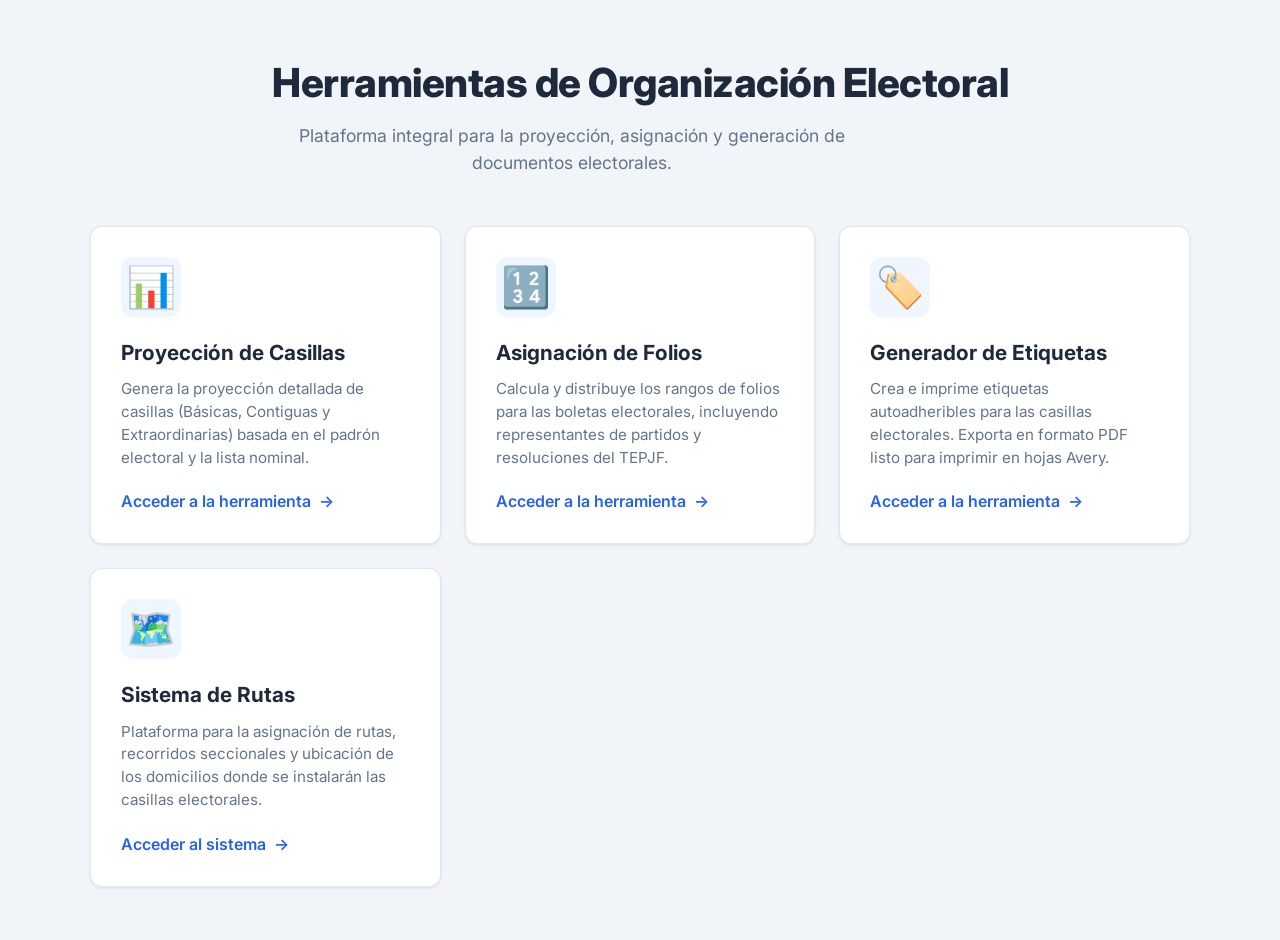
<file: index.html>
<!DOCTYPE html>
<html lang="es">
<head>
    <meta charset="UTF-8">
    <meta name="viewport" content="width=device-width, initial-scale=1.0">
    <title>Portal de Herramientas Electorales</title>
    <link rel="stylesheet" href="style.css">
    <style>
        /* Estilos específicos para la cabecera */
        .header-logo {
            display: flex;
            justify-content: center;
            margin-bottom: 20px;
            animation: float 6s ease-in-out infinite;
        }
        
        .header-logo svg {
            width: 130px;
            height: 130px;
            /* Sombra suave para darle volumen */
            filter: drop-shadow(0 12px 20px rgba(71, 85, 105, 0.25));
        }

        /* Animación sutil de flotación */
        @keyframes float {
            0% { transform: translateY(0px); }
            50% { transform: translateY(-8px); }
            100% { transform: translateY(0px); }
        }

        /* Forzar colores específicos en la cabecera */
        .portal-header h1 {
            color: #1e293b; /* Negro/Gris oscuro */
            -webkit-text-fill-color: #1e293b; 
            background: none; 
        }

        .portal-header p {
            color: #64748b; /* Gris medio */
        }
    </style>
</head>
<body>
    <div class="portal-wrapper">
        <header class="portal-header">
            
           <h1>Herramientas de Organización Electoral</h1>
            <p>Plataforma integral para la proyección, asignación y generación de documentos electorales.</p>
        </header>

        <div class="menu-grid">
            <!-- Tarjeta 1 -->
            <a href="proyeccion.html" class="menu-card">
                <div class="card-icon">📊</div>
                <h2>Proyección de Casillas</h2>
                <p>Genera la proyección detallada de casillas (Básicas, Contiguas y Extraordinarias) basada en el padrón electoral y la lista nominal.</p>
                <div class="card-action">Acceder a la herramienta</div>
            </a>

            <!-- Tarjeta 2 -->
            <a href="asignacion-folios.html" class="menu-card">
                <div class="card-icon">🔢</div>
                <h2>Asignación de Folios</h2>
                <p>Calcula y distribuye los rangos de folios para las boletas electorales, incluyendo representantes de partidos y resoluciones del TEPJF.</p>
                <div class="card-action">Acceder a la herramienta</div>
            </a>

            <!-- Tarjeta 3 -->
            <a href="etiquetas.html" class="menu-card">
                <div class="card-icon">🏷️</div>
                <h2>Generador de Etiquetas</h2>
                <p>Crea e imprime etiquetas autoadheribles para las casillas electorales. Exporta en formato PDF listo para imprimir en hojas Avery.</p>
                <div class="card-action">Acceder a la herramienta</div>
            </a>

            <!-- Tarjeta 4 -->
            <a href="https://rutas-casillas.vercel.app/login" class="menu-card" target="_blank" rel="noopener noreferrer">
                <div class="card-icon">🗺️</div>
                <h2>Sistema de Rutas</h2>
                <p>Plataforma para la asignación de rutas, recorridos seccionales y ubicación de los domicilios donde se instalarán las casillas electorales.</p>
                <div class="card-action">Acceder al sistema</div>
            </a>
        </div>
    </div>
</body>
</html>
</file>
<file: style.css>
@import url('https://fonts.googleapis.com/css2?family=Inter:wght@400;500;600;700;800&display=swap');

:root {
    --primary: #2563eb;
    --primary-hover: #1d4ed8;
    --primary-light: #eff6ff;
    --success: #10b981;
    --success-hover: #059669;
    --danger: #ef4444;
    --bg-body: #f1f5f9;
    --bg-card: #ffffff;
    --text-main: #1e293b;
    --text-muted: #64748b;
    --border: #e2e8f0;
    --radius: 12px;
    --shadow-sm: 0 1px 3px rgba(0,0,0,0.1);
    --shadow-md: 0 4px 6px -1px rgba(0,0,0,0.1), 0 2px 4px -1px rgba(0,0,0,0.06);
    --shadow-lg: 0 10px 15px -3px rgba(0,0,0,0.1), 0 4px 6px -2px rgba(0,0,0,0.05);
}

* {
    box-sizing: border-box;
    margin: 0;
    padding: 0;
}

body {
    font-family: 'Inter', sans-serif;
    background-color: var(--bg-body);
    color: var(--text-main);
    line-height: 1.5;
    padding: 20px;
    min-height: 100vh;
}

/* ─── CONTENEDORES ─── */
.container {
    max-width: 1000px;
    margin: 0 auto;
    background: var(--bg-card);
    padding: 40px;
    border-radius: var(--radius);
    box-shadow: var(--shadow-lg);
    animation: fadeIn 0.5s ease-out;
}

h1 {
    color: var(--text-main);
    text-align: center;
    font-size: 2rem;
    font-weight: 800;
    margin-bottom: 30px;
    letter-spacing: -0.5px;
}

h2 {
    color: var(--text-main);
    font-size: 1.5rem;
    border-bottom: 2px solid var(--border);
    padding-bottom: 10px;
    margin-top: 0;
    margin-bottom: 20px;
}

h3 {
    color: var(--text-main);
    font-size: 1.1rem;
    margin-bottom: 15px;
}

p.tool-description {
    text-align: center;
    color: var(--text-muted);
    margin: -15px 0 30px 0;
    font-size: 1rem;
}

/* ─── NAVEGACIÓN ─── */
.page-nav {
    margin-bottom: 20px;
}

.back-link {
    display: inline-flex;
    align-items: center;
    color: var(--primary);
    text-decoration: none;
    font-weight: 600;
    font-size: 0.95rem;
    transition: color 0.2s;
}

.back-link:hover {
    color: var(--primary-hover);
    text-decoration: underline;
}

/* ─── HOME PAGE (PORTAL) ─── */
.portal-wrapper {
    min-height: 100vh;
    display: flex;
    flex-direction: column;
    align-items: center;
    justify-content: center;
}

.portal-header {
    text-align: center;
    margin-bottom: 50px;
}

.portal-header h1 {
    font-size: 2.5rem;
    background: linear-gradient(135deg, var(--primary), #8b5cf6);
    -webkit-background-clip: text;
    -webkit-text-fill-color: transparent;
    margin-bottom: 10px;
}

.portal-header p {
    color: var(--text-muted);
    font-size: 1.1rem;
    max-width: 600px;
}

.menu-grid {
    display: grid;
    grid-template-columns: repeat(auto-fit, minmax(300px, 1fr));
    gap: 24px;
    width: 100%;
    max-width: 1100px;
}

.menu-card {
    background: var(--bg-card);
    border: 1px solid var(--border);
    border-radius: var(--radius);
    padding: 30px;
    text-decoration: none;
    color: inherit;
    display: flex;
    flex-direction: column;
    box-shadow: var(--shadow-sm);
    transition: all 0.3s cubic-bezier(0.4, 0, 0.2, 1);
    position: relative;
    overflow: hidden;
}

.menu-card::before {
    content: '';
    position: absolute;
    top: 0; left: 0; width: 100%; height: 4px;
    background: var(--primary);
    transform: scaleX(0);
    transform-origin: left;
    transition: transform 0.3s;
}

.menu-card:hover {
    transform: translateY(-5px);
    box-shadow: var(--shadow-lg);
    border-color: transparent;
}

.menu-card:hover::before {
    transform: scaleX(1);
}

.card-icon {
    font-size: 2.5rem;
    margin-bottom: 20px;
    background: var(--primary-light);
    width: 60px;
    height: 60px;
    display: flex;
    align-items: center;
    justify-content: center;
    border-radius: var(--radius);
    color: var(--primary);
}

.menu-card h2 {
    border: none;
    padding: 0;
    font-size: 1.3rem;
    margin-bottom: 10px;
}

.menu-card p {
    color: var(--text-muted);
    font-size: 0.95rem;
    flex-grow: 1;
    margin-bottom: 20px;
}

.card-action {
    font-weight: 600;
    color: var(--primary);
    display: flex;
    align-items: center;
}

.card-action::after {
    content: '→';
    margin-left: 8px;
    transition: transform 0.2s;
}

.menu-card:hover .card-action::after {
    transform: translateX(4px);
}

/* ─── INPUTS Y ARCHIVOS ─── */
.upload-section {
    display: flex;
    flex-direction: column;
    gap: 20px;
    margin-bottom: 30px;
}

.file-group label {
    display: block;
    margin-bottom: 8px;
    font-weight: 600;
    color: var(--text-main);
    font-size: 0.95rem;
}

.file-input-wrapper {
    position: relative;
    display: flex;
    align-items: center;
    width: 100%;
}

input[type="file"] {
    width: 100%;
    padding: 12px 40px 12px 16px;
    border: 2px dashed var(--border);
    border-radius: var(--radius);
    background: #f8fafc;
    font-size: 0.95rem;
    color: var(--text-muted);
    cursor: pointer;
    transition: all 0.2s;
    font-family: 'Inter', sans-serif;
    box-sizing: border-box;
}

input[type="file"]:hover {
    border-color: var(--primary);
    background: var(--primary-light);
}

input[type="file"]:focus {
    outline: none;
    border-color: var(--primary);
}

/* Palomita posicionada correctamente a la derecha del input */
.file-check {
    position: absolute;
    right: 16px;
    top: 50%;
    transform: translateY(-50%) scale(0.5);
    color: var(--success);
    font-size: 1.4rem;
    font-weight: bold;
    opacity: 0;
    transition: all 0.3s cubic-bezier(0.175, 0.885, 0.32, 1.275);
    pointer-events: none;
}

.file-check.visible {
    opacity: 1;
    transform: translateY(-50%) scale(1);
}

/* El mensaje del archivo integrado como una etiqueta/cajita debajo */
.file-name-display {
    display: none; /* Oculto por defecto */
    background: #ecfdf5; /* Fondo verde muy claro */
    border: 1px solid #a7f3d0;
    color: #065f46;
    padding: 8px 12px;
    border-radius: 6px;
    font-size: 0.85rem;
    margin-top: 8px;
    font-weight: 600;
    word-break: break-all; /* Para que nombres largos no rompan el diseño */
    animation: fadeIn 0.3s ease-out;
}

.file-name-display.visible {
    display: flex;
    align-items: center;
    gap: 8px;
}

/* ─── GUÍAS Y TABLAS DE EJEMPLO ─── */
.guide {
    background: #f8fafc;
    border: 1px solid var(--border);
    border-left: 4px solid var(--primary);
    border-radius: var(--radius);
    padding: 20px;
}

.guide h3 {
    font-size: 1rem;
    color: var(--primary);
    margin-bottom: 12px;
}

.col-table {
    display: grid;
    grid-template-columns: repeat(auto-fit, minmax(100px, 1fr));
    gap: 8px;
    font-size: 0.8rem;
}

.col-box {
    background: #ffffff;
    padding: 8px;
    text-align: center;
    border-radius: 6px;
    border: 1px solid var(--border);
    color: var(--text-muted);
}

.col-box.important {
    background: #fef3c7;
    border-color: #f59e0b;
    color: #92400e;
    font-weight: 600;
}

.col-box .label {
    display: block;
    font-size: 0.7rem;
    opacity: 0.8;
    margin-top: 2px;
}

/* ─── PARÁMETROS Y FORMULARIOS ─── */
.base-selection, .params-section, .especiales-selection {
    background: #f8fafc;
    border: 1px solid var(--border);
    border-radius: var(--radius);
    padding: 24px;
    margin: 24px 0;
}

.base-selection p, .params-section h3 {
    margin-bottom: 12px;
    font-weight: 600;
}

.radio-group {
    display: flex;
    gap: 24px;
    flex-wrap: wrap;
}

.radio-group label {
    display: flex;
    align-items: center;
    gap: 8px;
    cursor: pointer;
    font-size: 0.95rem;
}

input[type="radio"] {
    accent-color: var(--primary);
    width: 18px;
    height: 18px;
}

.params-help {
    color: var(--text-muted);
    font-size: 0.9rem;
    margin-bottom: 16px;
}

.params-grid {
    display: grid;
    grid-template-columns: repeat(auto-fit, minmax(200px, 1fr));
    gap: 16px;
}

.param-group label {
    display: block;
    font-weight: 500;
    font-size: 0.9rem;
    margin-bottom: 6px;
    color: var(--text-main);
}

.param-input {
    width: 100%;
    padding: 10px 14px;
    border: 1px solid var(--border);
    border-radius: 8px;
    font-size: 1rem;
    font-family: 'Inter', sans-serif;
    color: var(--text-main);
    transition: all 0.2s;
}

.param-input:focus {
    outline: none;
    border-color: var(--primary);
    box-shadow: 0 0 0 3px var(--primary-light);
}

.extras-preview {
    background: var(--primary-light);
    border: 1px solid #bfdbfe;
    color: var(--primary-hover);
    padding: 16px;
    border-radius: var(--radius);
    text-align: center;
    font-size: 1.05rem;
    font-weight: 500;
}

/* ─── BOTONES ─── */
.btn {
    display: inline-block;
    background: var(--primary);
    color: white;
    border: none;
    padding: 14px 28px;
    font-size: 1rem;
    font-weight: 600;
    border-radius: var(--radius);
    cursor: pointer;
    text-align: center;
    transition: all 0.2s;
    font-family: 'Inter', sans-serif;
}

.btn:hover {
    background: var(--primary-hover);
    transform: translateY(-2px);
    box-shadow: var(--shadow-md);
}

.btn.primary {
    display: block;
    width: 100%;
    max-width: 400px;
    margin: 30px auto;
    font-size: 1.1rem;
}

.btn.success {
    background: var(--success);
}

.btn.success:hover {
    background: var(--success-hover);
}

/* ─── RESULTADOS Y TABLAS ─── */
.results-section {
    margin-top: 40px;
    transition: all 0.5s ease-out;
}

.stats-card {
    background: var(--bg-card);
    border: 1px solid var(--border);
    border-radius: var(--radius);
    padding: 24px;
    box-shadow: var(--shadow-sm);
    margin-bottom: 24px;
    transition: all 0.3s;
}

.stats-card:hover {
    box-shadow: var(--shadow-md);
}

#global-stats-content ul {
    list-style: none;
    display: grid;
    grid-template-columns: repeat(auto-fit, minmax(200px, 1fr));
    gap: 16px;
}

#global-stats-content li {
    background: #f8fafc;
    padding: 12px 16px;
    border-radius: 8px;
    border: 1px solid var(--border);
    font-size: 0.95rem;
}

#global-stats-content strong {
    color: var(--text-muted);
    display: block;
    font-size: 0.85rem;
    font-weight: 500;
    margin-bottom: 4px;
}

.table-responsive {
    overflow-x: auto;
    border-radius: 8px;
    border: 1px solid var(--border);
}

table {
    width: 100%;
    border-collapse: collapse;
    font-size: 0.9rem;
    background: white;
}

th, td {
    padding: 14px 16px;
    text-align: left;
    border-bottom: 1px solid var(--border);
}

th {
    background: #f8fafc;
    font-weight: 600;
    color: var(--text-main);
    white-space: nowrap;
}

tr:hover td {
    background: #f8fafc;
}

tr.total {
    background: var(--primary-light);
    font-weight: 700;
    color: var(--primary-hover);
}

/* ─── ANIMACIONES Y SPINNER ─── */
@keyframes fadeIn {
    from { opacity: 0; transform: translateY(10px); }
    to { opacity: 1; transform: translateY(0); }
}

@keyframes spin {
    0% { transform: rotate(0deg); }
    100% { transform: rotate(360deg); }
}

.loading-overlay {
    position: fixed;
    top: 0; left: 0; width: 100%; height: 100%;
    background: rgba(255, 255, 255, 0.85);
    backdrop-filter: blur(4px);
    display: flex;
    align-items: center;
    justify-content: center;
    z-index: 1000;
}

.spinner-container {
    text-align: center;
    background: white;
    padding: 30px 40px;
    border-radius: var(--radius);
    box-shadow: var(--shadow-lg);
}

.spinner {
    width: 40px;
    height: 40px;
    border: 4px solid var(--border);
    border-top-color: var(--primary);
    border-radius: 50%;
    animation: spin 1s linear infinite;
    margin: 0 auto 15px auto;
}

.spinner-container span {
    font-weight: 600;
    color: var(--text-main);
}

/* ─── ETIQUETAS ─── */
#etiquetas-container {
    display: none;
    margin-top: 30px;
}
#etiquetas-container.visible {
    display: block;
}
.etiquetas-actions {
    display: flex;
    gap: 12px;
    justify-content: center;
    margin: 20px 0;
    flex-wrap: wrap;
}
table.hoja-etiquetas {
    width: 100%;
    border-collapse: separate;
    border-spacing: 8px 10px;
    page-break-after: always;
    margin-bottom: 20px;
    table-layout: fixed;
}
table.hoja-etiquetas td {
    vertical-align: top;
    width: 50%;
    padding: 0;
    height: 120px;
}
.etiqueta {
    border: none;
    padding: 6px 10px;
    background: #fff;
    font-family: Arial, Helvetica, sans-serif;
    box-sizing: border-box;
    height: 100%;
    display: flex;
    flex-direction: column;
    justify-content: space-evenly;
}
.etiqueta .linea {
    font-size: 0.9rem;
    line-height: 1.38;
    color: #000;
    font-weight: 700;
}
.etiqueta .linea strong {
    font-weight: 700;
    color: #000;
}

@media print {
    body * { visibility: hidden; }
    #etiquetas-container, #etiquetas-container * { visibility: visible; }
    #etiquetas-container {
        position: absolute;
        left: 0; top: 0; width: 100%; margin: 0; padding: 0;
    }
    .etiquetas-actions, .page-nav, .no-print { display: none !important; }
    table.hoja-etiquetas {
        border-spacing: 6px;
        margin: 0;
        page-break-after: always;
    }
    .etiqueta {
        border: 1.5px solid #000;
        break-inside: avoid;
    }
    @page {
        margin: 8mm 10mm;
        size: letter;
    }
}

/* ─── RESPONSIVE ─── */
@media (max-width: 768px) {
    .container { padding: 20px; }
    h1 { font-size: 1.6rem; }
    .portal-header h1 { font-size: 2rem; }
    .menu-grid { grid-template-columns: 1fr; }
    .radio-group { flex-direction: column; gap: 12px; }
}
</file>
